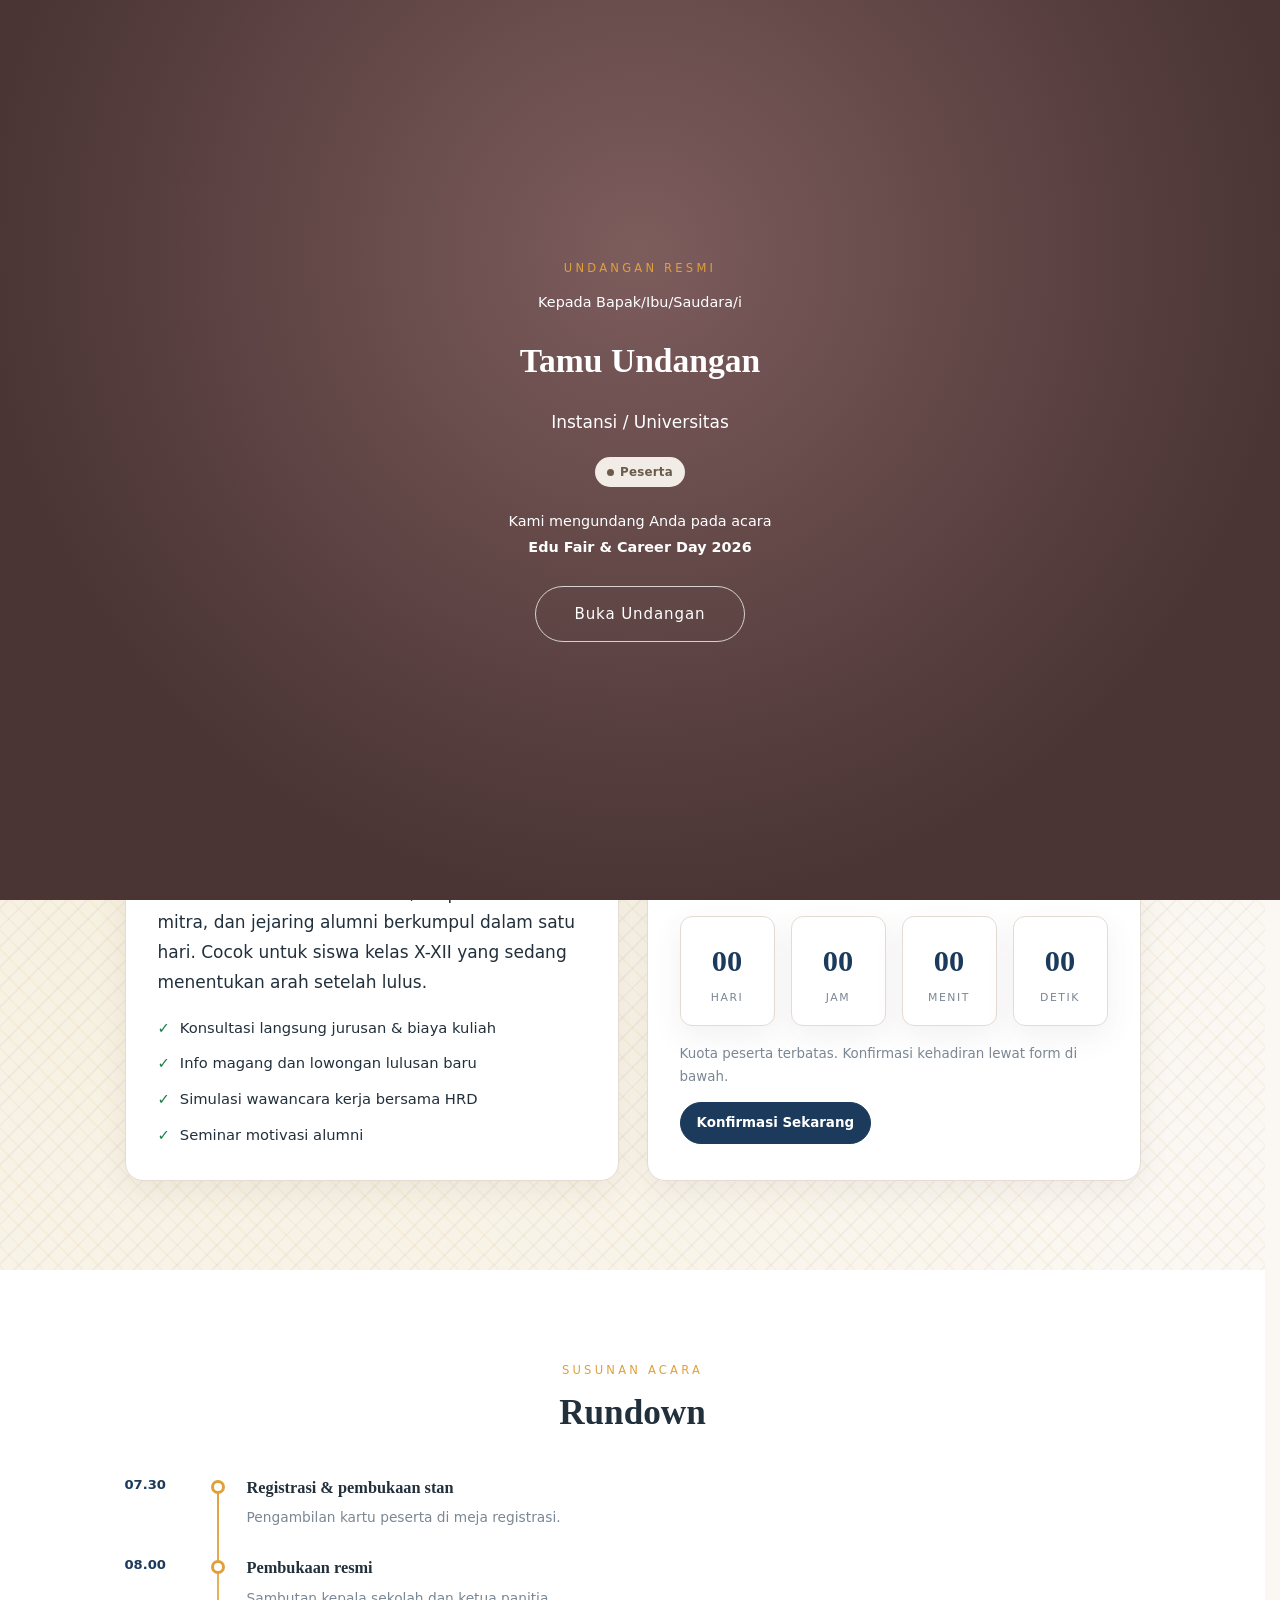
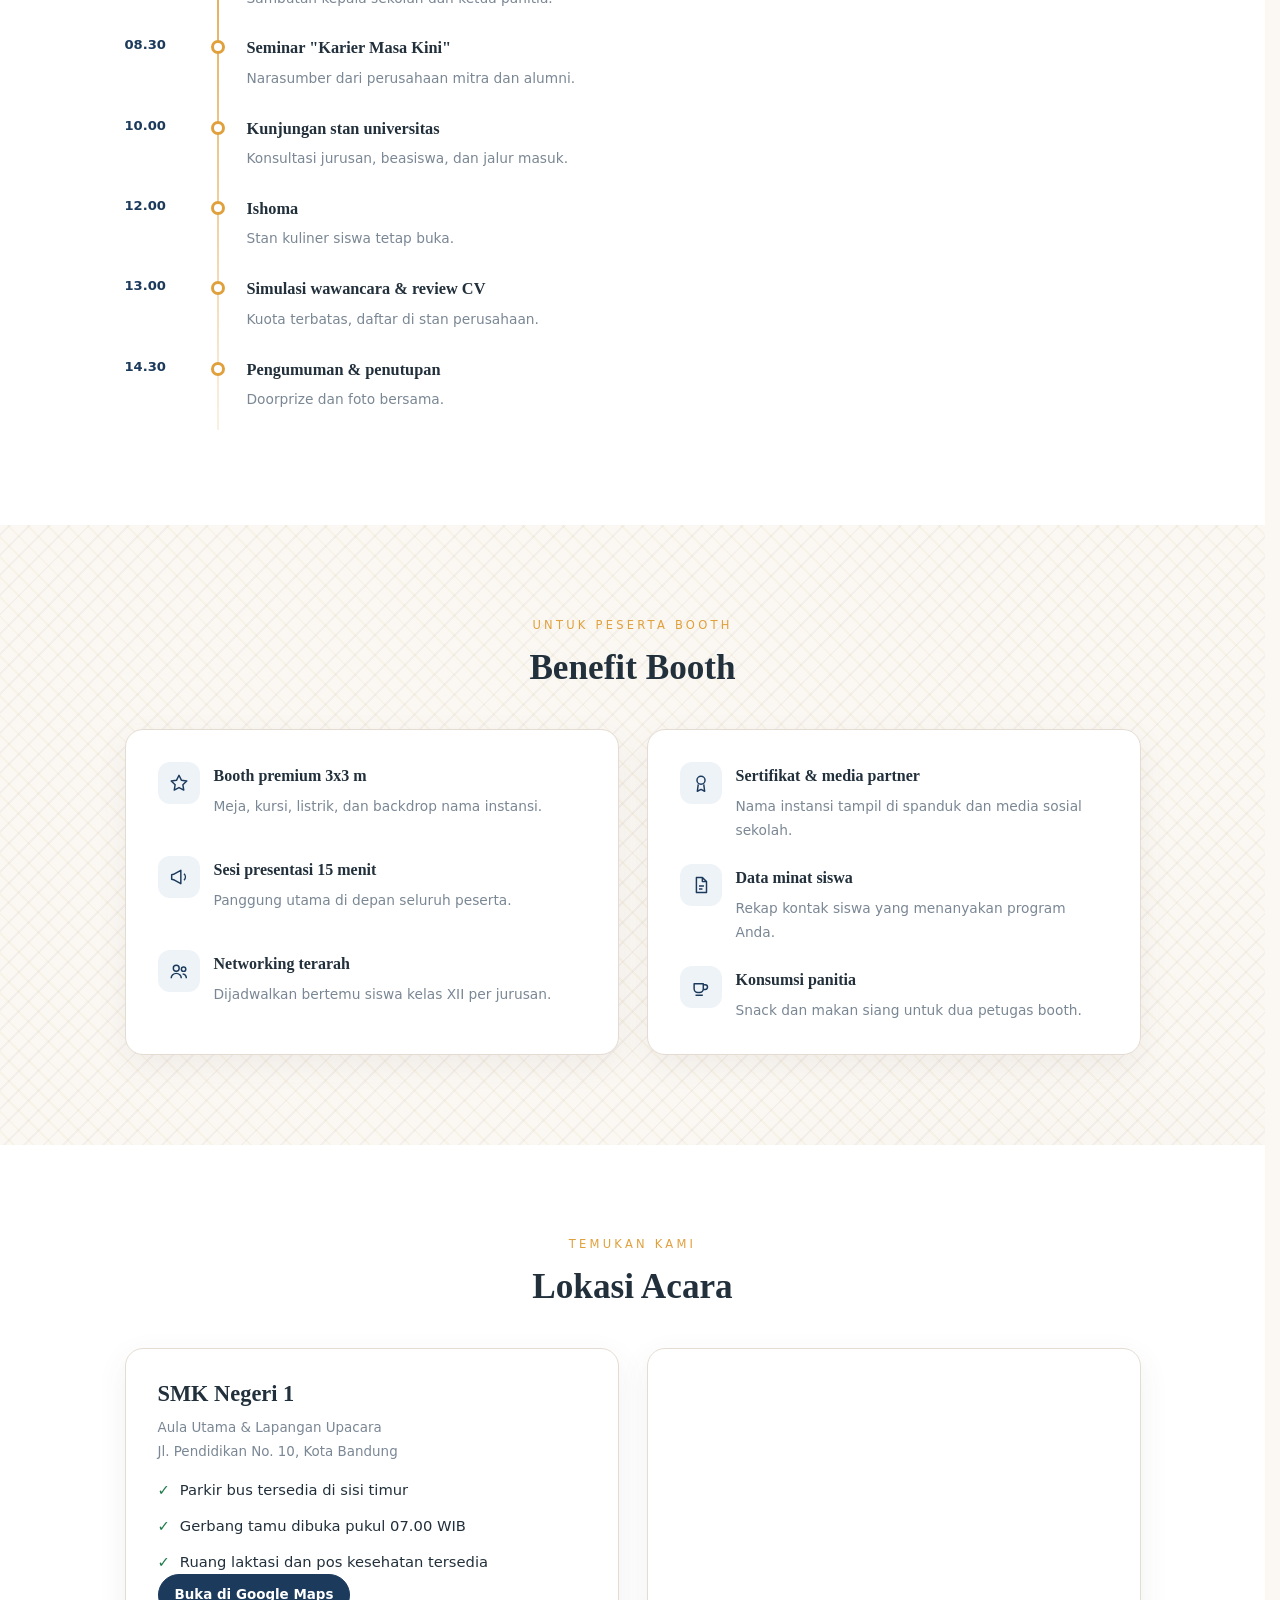
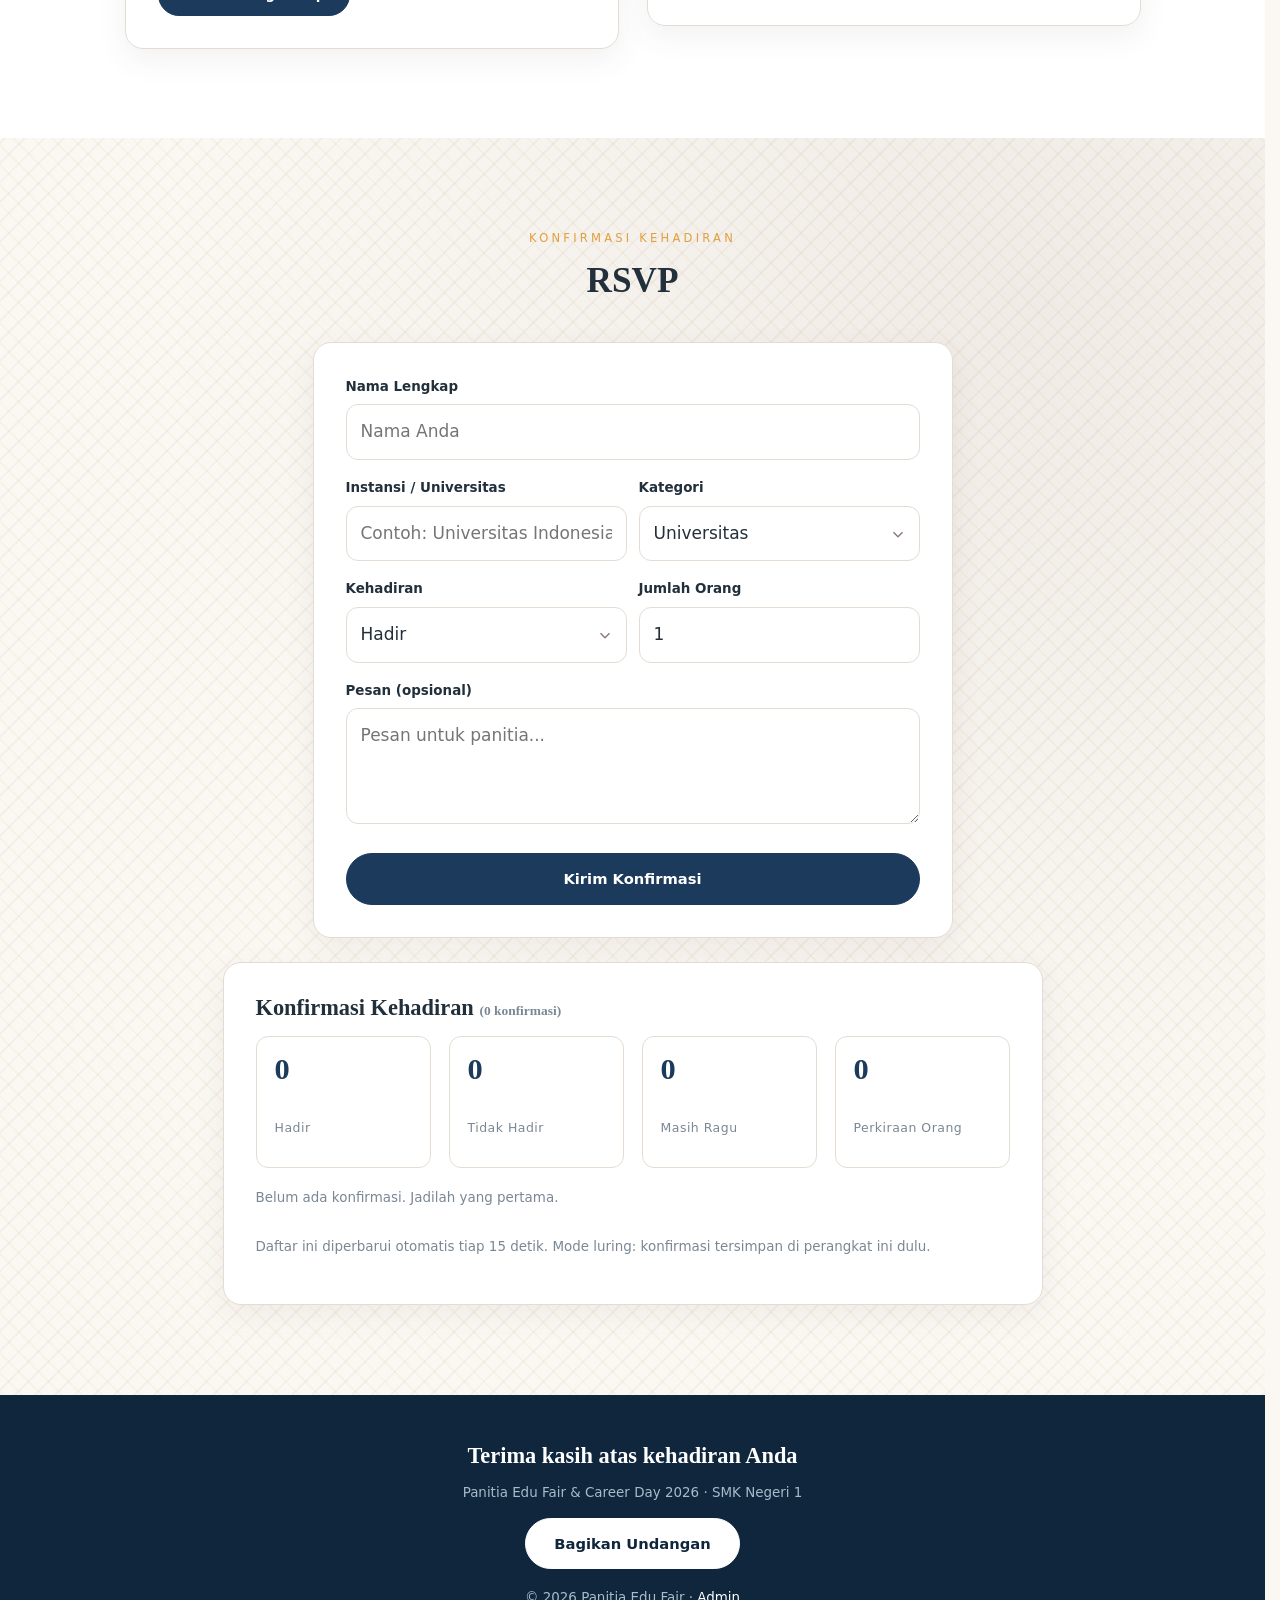
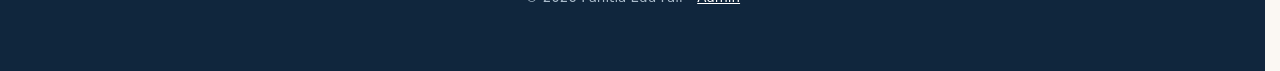
<file: index.html>
<!DOCTYPE html>
<html lang="id">
<head>
  <meta charset="UTF-8">
  <meta name="viewport" content="width=device-width, initial-scale=1.0">
  <meta name="theme-color" content="#1B3A5C">
  <meta name="description" content="Undangan digital Edu Fair & Career Day 2026 - SMK Negeri 1">
  <title>Undangan Edu Fair &amp; Career Day 2026</title>
  <link rel="icon" href="favicon.svg" type="image/svg+xml">
  <link rel="stylesheet" href="style.css?v=4">
  <link rel="stylesheet" href="style-acara.css?v=4">
</head>
<body class="motif-batik">

  <div class="kelopak"><span></span><span></span><span></span><span></span><span></span><span></span></div>

  <!-- ===================== LAYAR SAMPUL ===================== -->
  <div class="amplop" id="amplop">
    <div class="amplop-kotak anim-jeda">
      <p class="label-kecil">Undangan Resmi</p>
      <p class="amplop-info">Kepada Bapak/Ibu/Saudara/i</p>

      <h1 class="nama-tamu" id="nama-tamu">Tamu Undangan</h1>
      <p class="kepada" id="instansi-tamu">Instansi / Universitas</p>
      <p><span class="badge badge-netral" id="kategori-tamu">Peserta</span></p>

      <p class="amplop-info" style="margin-top:22px">Kami mengundang Anda pada acara<br><strong>Edu Fair &amp; Career Day 2026</strong></p>

      <button type="button" class="tombol-buka" id="tombol-buka">Buka Undangan</button>
    </div>
  </div>

  <!-- ===================== NAVBAR PIL MENGAMBANG ===================== -->
  <header class="nav-pil" id="nav-pil">
    <a href="#atas" class="merek">Edu Fair 2026</a>
    <nav>
      <a href="#acara">Acara</a>
      <a href="#rundown">Rundown</a>
      <a href="#booth">Booth</a>
      <a href="#lokasi">Lokasi</a>
      <a href="#rsvp">RSVP</a>
    </nav>
    <a href="#rsvp" class="btn btn-kecil nav-aksi">Konfirmasi</a>
  </header>

  <!-- ===================== HERO ===================== -->
  <section class="hero-acara" id="atas">
    <div class="container tengah anim-jeda">
      <p class="pita">Edu Fair &amp; Career Day 2026</p>
      <h1>Jelajahi Kampus,<br>Rancang Masa Depan</h1>
      <p class="tema">Pameran pendidikan dan bursa kerja tahunan: bertemu langsung dengan perwakilan universitas, perusahaan mitra, dan alumni yang sudah berkiprah.</p>

      <div class="info-cepat">
        <div class="butir"><strong>Hari &amp; Tanggal</strong>Sabtu, 14 Maret 2026</div>
        <div class="butir"><strong>Waktu</strong>07.30 - 15.00 WIB</div>
        <div class="butir"><strong>Tempat</strong>Aula &amp; Lapangan SMK Negeri 1</div>
      </div>
    </div>
  </section>

  <!-- ===================== TENTANG + HITUNG MUNDUR ===================== -->
  <section class="section reveal" id="acara">
    <div class="container">
      <div class="tengah jarak-bawah">
        <p class="label-kecil">Sekilas Acara</p>
        <h2>Tentang Edu Fair</h2>
      </div>

      <div class="grid grid-2 reveal-isi">
        <div class="kartu">
          <h3>Yang akan kamu temui</h3>
          <p>Lebih dari 20 stan universitas, 10 perusahaan mitra, dan jejaring alumni berkumpul dalam satu hari. Cocok untuk siswa kelas X-XII yang sedang menentukan arah setelah lulus.</p>
          <ul class="benefit">
            <li>Konsultasi langsung jurusan &amp; biaya kuliah</li>
            <li>Info magang dan lowongan lulusan baru</li>
            <li>Simulasi wawancara kerja bersama HRD</li>
            <li>Seminar motivasi alumni</li>
          </ul>
        </div>
        <div class="kartu">
          <h3>Menuju hari acara</h3>
          <p class="kecil">Sisa waktu sampai acara dibuka:</p>
          <div class="kotak-countdown" id="countdown">
            <div class="kotak"><span class="angka">00</span><span class="satuan">Hari</span></div>
            <div class="kotak"><span class="angka">00</span><span class="satuan">Jam</span></div>
            <div class="kotak"><span class="angka">00</span><span class="satuan">Menit</span></div>
            <div class="kotak"><span class="angka">00</span><span class="satuan">Detik</span></div>
          </div>
          <p class="kecil" style="margin-top:16px">Kuota peserta terbatas. Konfirmasi kehadiran lewat form di bawah.</p>
          <a href="#rsvp" class="btn btn-kecil">Konfirmasi Sekarang</a>
        </div>
      </div>
    </div>
  </section>

  <!-- ===================== RUNDOWN ===================== -->
  <section class="section section-putih reveal" id="rundown">
    <div class="container">
      <div class="tengah jarak-bawah">
        <p class="label-kecil">Susunan Acara</p>
        <h2>Rundown</h2>
      </div>

      <ol class="rundown">
        <li><span class="jam">07.30</span><div class="isi"><strong>Registrasi &amp; pembukaan stan</strong><span>Pengambilan kartu peserta di meja registrasi.</span></div></li>
        <li><span class="jam">08.00</span><div class="isi"><strong>Pembukaan resmi</strong><span>Sambutan kepala sekolah dan ketua panitia.</span></div></li>
        <li><span class="jam">08.30</span><div class="isi"><strong>Seminar "Karier Masa Kini"</strong><span>Narasumber dari perusahaan mitra dan alumni.</span></div></li>
        <li><span class="jam">10.00</span><div class="isi"><strong>Kunjungan stan universitas</strong><span>Konsultasi jurusan, beasiswa, dan jalur masuk.</span></div></li>
        <li><span class="jam">12.00</span><div class="isi"><strong>Ishoma</strong><span>Stan kuliner siswa tetap buka.</span></div></li>
        <li><span class="jam">13.00</span><div class="isi"><strong>Simulasi wawancara &amp; review CV</strong><span>Kuota terbatas, daftar di stan perusahaan.</span></div></li>
        <li><span class="jam">14.30</span><div class="isi"><strong>Pengumuman &amp; penutupan</strong><span>Doorprize dan foto bersama.</span></div></li>
      </ol>
    </div>
  </section>

  <!-- ===================== BENEFIT BOOTH ===================== -->
  <section class="section reveal" id="booth">
    <div class="container">
      <div class="tengah jarak-bawah">
        <p class="label-kecil">Untuk Peserta Booth</p>
        <h2>Benefit Booth</h2>
      </div>

      <div class="grid grid-2 reveal-isi">
        <div class="kartu booth">
          <div class="item"><span class="ikon" aria-hidden="true"><svg viewBox="0 0 24 24" fill="none" stroke="currentColor" stroke-width="1.6" stroke-linejoin="round"><path d="M12 3.6l2.6 5.3 5.9.9-4.3 4.1 1 5.8-5.2-2.7-5.2 2.7 1-5.8L3.5 9.8l5.9-.9z"/></svg></span><div><h4>Booth premium 3x3 m</h4><p>Meja, kursi, listrik, dan backdrop nama instansi.</p></div></div>
          <div class="item"><span class="ikon" aria-hidden="true"><svg viewBox="0 0 24 24" fill="none" stroke="currentColor" stroke-width="1.6" stroke-linejoin="round"><path d="M4 9.5v5l3 .8 7 4V4.7l-7 4-3 .8z"/><path d="M17.5 8.5a5 5 0 010 7"/></svg></span><div><h4>Sesi presentasi 15 menit</h4><p>Panggung utama di depan seluruh peserta.</p></div></div>
          <div class="item"><span class="ikon" aria-hidden="true"><svg viewBox="0 0 24 24" fill="none" stroke="currentColor" stroke-width="1.6" stroke-linejoin="round"><circle cx="9" cy="9" r="3.2"/><path d="M3.5 20c0-3 2.5-5.4 5.5-5.4s5.5 2.4 5.5 5.4"/><circle cx="17" cy="10" r="2.4"/><path d="M16 15.2c2.4.3 4 2.2 4 4.8"/></svg></span><div><h4>Networking terarah</h4><p>Dijadwalkan bertemu siswa kelas XII per jurusan.</p></div></div>
        </div>
        <div class="kartu booth">
          <div class="item"><span class="ikon" aria-hidden="true"><svg viewBox="0 0 24 24" fill="none" stroke="currentColor" stroke-width="1.6" stroke-linejoin="round"><circle cx="12" cy="9" r="4.4"/><path d="M9 13.6L8 21l4-2 4 2-1-7.4"/></svg></span><div><h4>Sertifikat &amp; media partner</h4><p>Nama instansi tampil di spanduk dan media sosial sekolah.</p></div></div>
          <div class="item"><span class="ikon" aria-hidden="true"><svg viewBox="0 0 24 24" fill="none" stroke="currentColor" stroke-width="1.6" stroke-linejoin="round"><path d="M7 3.8h6.5L18 8.3v11.9H7z"/><path d="M13.5 3.8v4.5H18"/><path d="M9.8 13h5.4M9.8 16.4h3.8"/></svg></span><div><h4>Data minat siswa</h4><p>Rekap kontak siswa yang menanyakan program Anda.</p></div></div>
          <div class="item"><span class="ikon" aria-hidden="true"><svg viewBox="0 0 24 24" fill="none" stroke="currentColor" stroke-width="1.6" stroke-linejoin="round"><path d="M4.5 8.5h10v5.5a4 4 0 01-4 4h-2a4 4 0 01-4-4z"/><path d="M14.5 9.5h2a2.6 2.6 0 010 5.2h-2"/><path d="M6 21h8"/></svg></span><div><h4>Konsumsi panitia</h4><p>Snack dan makan siang untuk dua petugas booth.</p></div></div>
        </div>
      </div>
    </div>
  </section>

  <!-- ===================== LOKASI ===================== -->
  <section class="section section-putih reveal" id="lokasi">
    <div class="container">
      <div class="tengah jarak-bawah">
        <p class="label-kecil">Temukan Kami</p>
        <h2>Lokasi Acara</h2>
      </div>

      <div class="grid grid-2 reveal-isi">
        <div class="kartu">
          <h3>SMK Negeri 1</h3>
          <p class="kecil">Aula Utama &amp; Lapangan Upacara<br>Jl. Pendidikan No. 10, Kota Bandung</p>
          <ul class="benefit" style="margin-top:14px">
            <li>Parkir bus tersedia di sisi timur</li>
            <li>Gerbang tamu dibuka pukul 07.00 WIB</li>
            <li>Ruang laktasi dan pos kesehatan tersedia</li>
          </ul>
          <a class="btn btn-kecil" href="https://www.google.com/maps/search/?api=1&query=SMK+Negeri+1+Bandung" target="_blank" rel="noopener">Buka di Google Maps</a>
        </div>
        <div class="peta-bingkai">
          <iframe src="https://maps.google.com/maps?q=SMK%20Negeri%201%20Bandung&t=&z=15&ie=UTF8&iwloc=&output=embed"
                  title="Peta lokasi acara" loading="lazy" referrerpolicy="no-referrer-when-downgrade"></iframe>
        </div>
      </div>
    </div>
  </section>

  <!-- ===================== RSVP ===================== -->
  <section class="section reveal" id="rsvp">
    <div class="container">
      <div class="tengah jarak-bawah">
        <p class="label-kecil">Konfirmasi Kehadiran</p>
        <h2>RSVP</h2>
      </div>

      <div class="kartu" style="max-width:640px;margin-inline:auto">
        <form id="form-rsvp" novalidate>
          <div class="form-baris">
            <label class="form-label" for="r-nama">Nama Lengkap</label>
            <input class="form-input" type="text" id="r-nama" name="nama" placeholder="Nama Anda" required>
          </div>

          <div class="baris-dua">
            <div class="form-baris">
              <label class="form-label" for="r-instansi">Instansi / Universitas</label>
              <input class="form-input" type="text" id="r-instansi" name="instansi" placeholder="Contoh: Universitas Indonesia">
            </div>
            <div class="form-baris">
              <label class="form-label" for="r-kategori">Kategori</label>
              <select class="form-select" id="r-kategori" name="kategori">
                <option value="Universitas">Universitas</option>
                <option value="Perusahaan">Perusahaan</option>
                <option value="Alumni">Alumni</option>
                <option value="Guru">Guru</option>
                <option value="Siswa">Siswa</option>
              </select>
            </div>
          </div>

          <div class="baris-dua">
            <div class="form-baris">
              <label class="form-label" for="r-kehadiran">Kehadiran</label>
              <select class="form-select" id="r-kehadiran" name="kehadiran">
                <option value="Hadir">Hadir</option>
                <option value="Tidak Hadir">Tidak Hadir</option>
                <option value="Ragu">Masih Ragu</option>
              </select>
            </div>
            <div class="form-baris">
              <label class="form-label" for="r-jumlah">Jumlah Orang</label>
              <input class="form-input" type="number" id="r-jumlah" name="jumlah" value="1" min="1" max="10">
            </div>
          </div>

          <div class="form-baris">
            <label class="form-label" for="r-pesan">Pesan (opsional)</label>
            <textarea class="form-textarea" id="r-pesan" name="pesan" rows="3" placeholder="Pesan untuk panitia..."></textarea>
          </div>

          <button class="btn btn-blok form-kirim" type="submit">Kirim Konfirmasi</button>
        </form>

        <div class="konfirmasi" id="konfirmasi">
          <div class="alert alert-sukses">
            Terima kasih, <strong id="konfirmasi-nama">-</strong>. Konfirmasi Anda masuk dan langsung tampil di daftar bawah.
          </div>
        </div>
      </div>

      <!-- ===== DAFTAR KONFIRMASI (dibaca dari penyimpanan bersama) ===== -->
      <div class="kartu" style="max-width:820px;margin:24px auto 0">
        <h3>Konfirmasi Kehadiran <span class="kecil" id="jumlah-konfirmasi">(memuat...)</span></h3>

        <div class="stat" id="statistik-konfirmasi" style="margin:14px 0 18px">
          <div class="stat-kartu"><p class="stat-angka" id="stat-hadir">0</p><p class="stat-label">Hadir</p></div>
          <div class="stat-kartu"><p class="stat-angka" id="stat-tidak">0</p><p class="stat-label">Tidak Hadir</p></div>
          <div class="stat-kartu"><p class="stat-angka" id="stat-ragu">0</p><p class="stat-label">Masih Ragu</p></div>
          <div class="stat-kartu"><p class="stat-angka" id="stat-orang">0</p><p class="stat-label">Perkiraan Orang</p></div>
        </div>

        <div class="daftar-ucapan" id="daftar-konfirmasi">
          <p class="kecil">Memuat konfirmasi...</p>
        </div>

        <p class="kecil" style="margin-top:12px">
          Daftar ini diperbarui otomatis tiap 15 detik. <span id="status-simpan"></span>
        </p>
      </div>
    </div>
  </section>

  <!-- ===================== FOOTER ===================== -->
  <footer class="footer-acara section" style="padding-block:48px">
    <div class="container tengah">
      <h3 style="color:#fff">Terima kasih atas kehadiran Anda</h3>
      <p class="kecil">Panitia Edu Fair &amp; Career Day 2026 &middot; SMK Negeri 1</p>
      <p><a class="btn btn-putih" href="#" id="bagikan-wa">Bagikan Undangan</a></p>
      <p class="kecil">&copy; <span id="tahun">2026</span> Panitia Edu Fair &middot; <a href="admin.html">Admin</a></p>
    </div>
  </footer>

  <script src="script.js?v=4"></script>
</body>
</html>
</file>
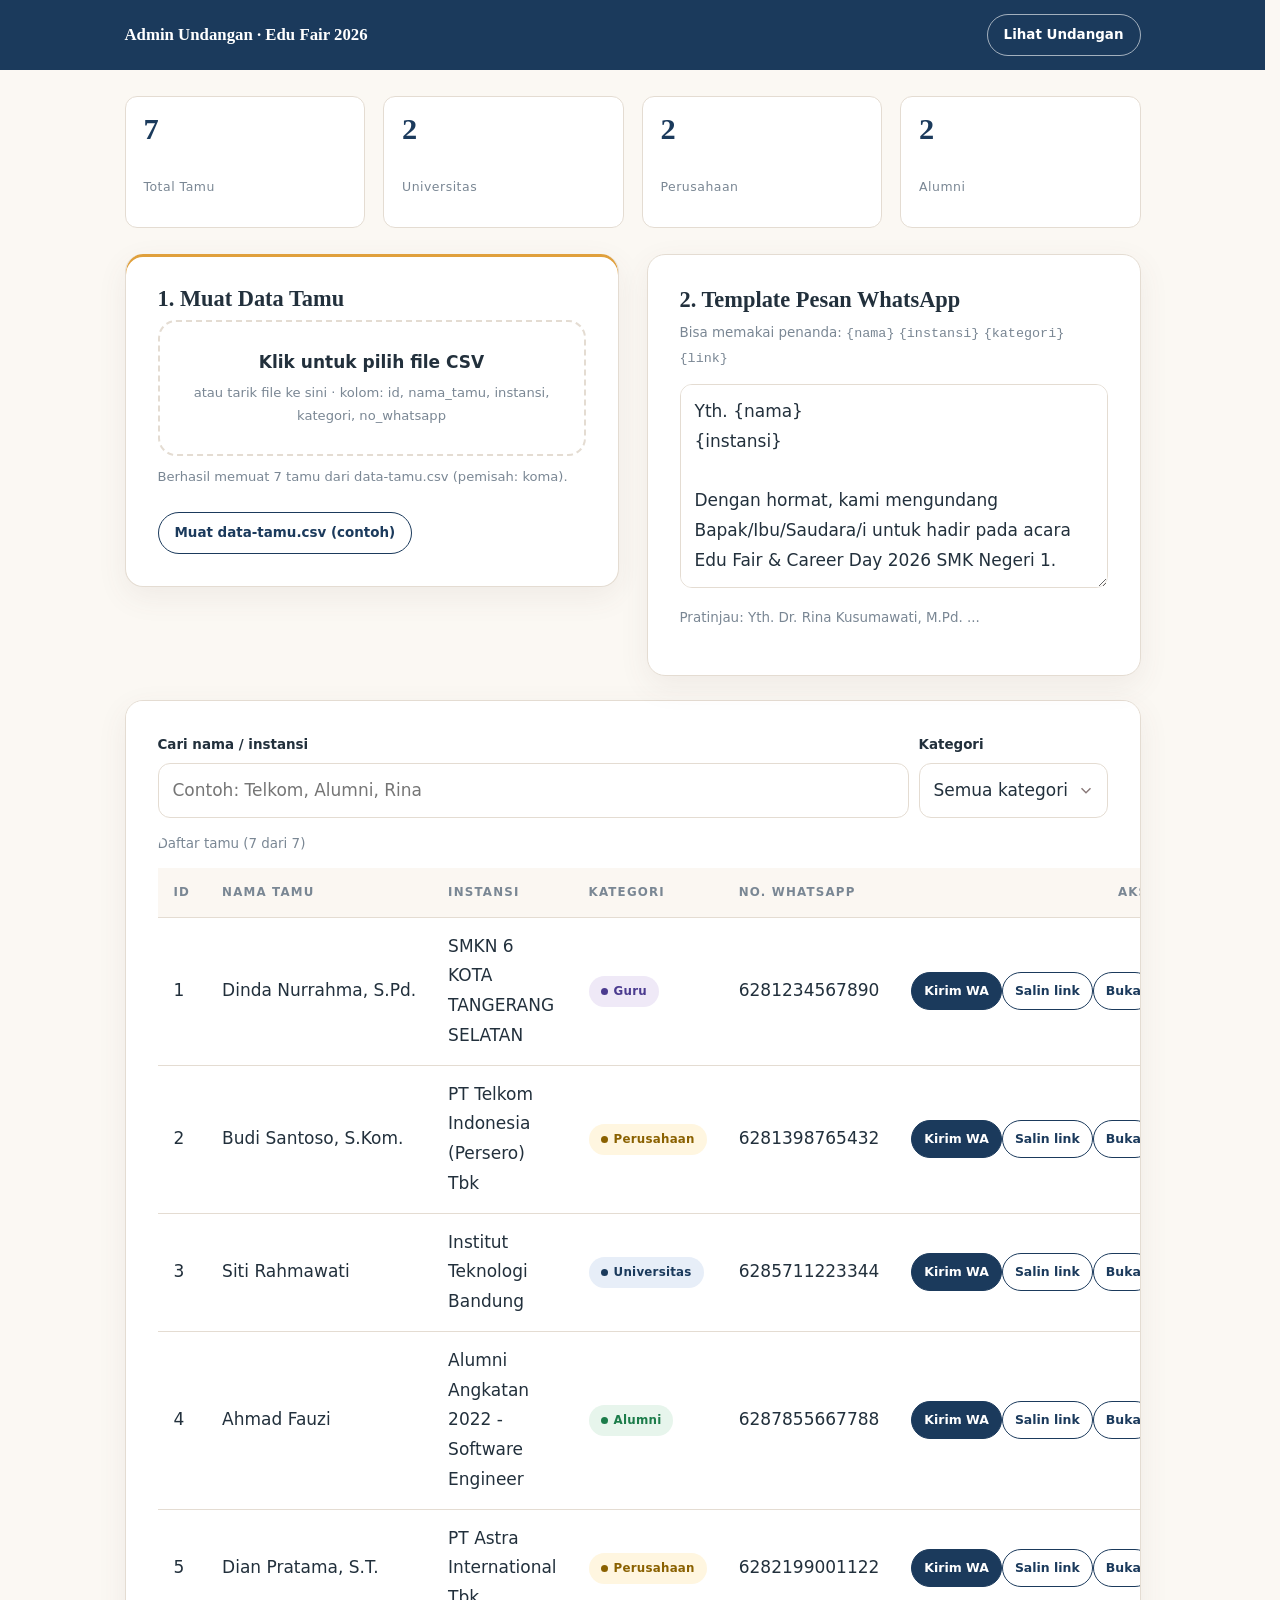
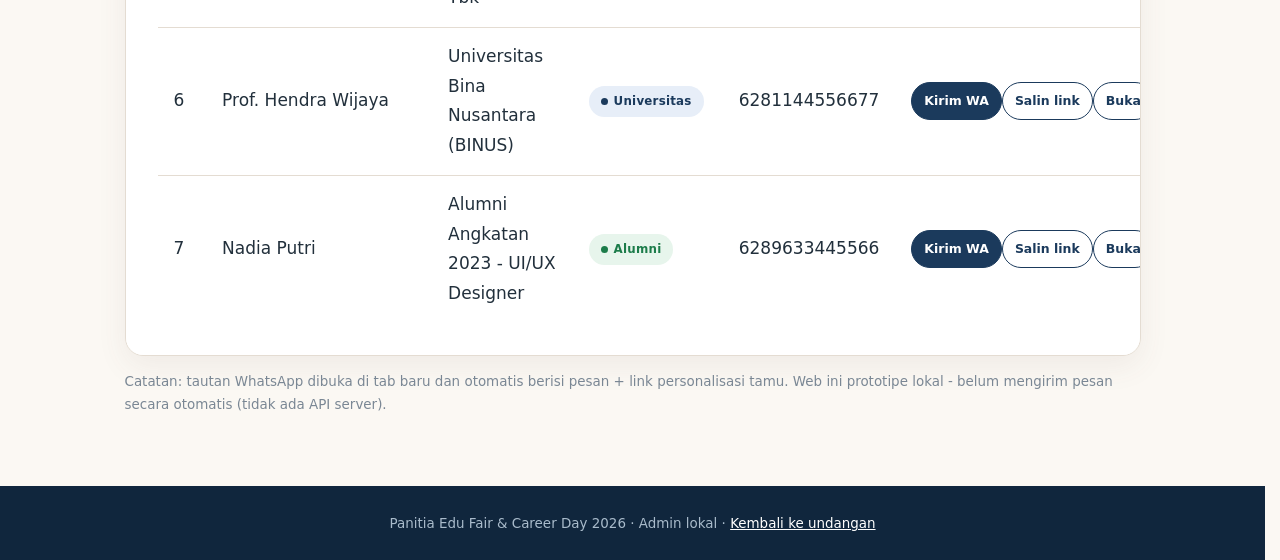
<file: admin.html>
<!DOCTYPE html>
<html lang="id">
<head>
  <meta charset="UTF-8">
  <meta name="viewport" content="width=device-width, initial-scale=1.0">
  <title>Admin - Blast Undangan Edu Fair 2026</title>
  <link rel="icon" href="favicon.svg" type="image/svg+xml">
  <link rel="stylesheet" href="style.css?v=4">
  <link rel="stylesheet" href="style-acara.css?v=4">
</head>
<body>

  <!-- ===================== BILAH ATAS ===================== -->
  <header style="background:var(--warna-utama);color:#fff">
    <div class="container" style="display:flex;flex-wrap:wrap;gap:12px;align-items:center;justify-content:space-between;padding-block:14px">
      <strong style="font-family:var(--font-judul);font-size:1.05rem">Admin Undangan &middot; Edu Fair 2026</strong>
      <nav style="display:flex;gap:10px">
        <a href="index.html" class="btn btn-kecil btn-garis" style="color:#fff;border-color:rgba(255,255,255,.6)">Lihat Undangan</a>
      </nav>
    </div>
  </header>

  <!-- ===================== RINGKASAN DATA ===================== -->
  <section class="section" style="padding-block:26px">
    <div class="container">
      <div class="stat">
        <div class="stat-kartu"><p class="stat-angka" id="stat-total">0</p><p class="stat-label">Total Tamu</p></div>
        <div class="stat-kartu"><p class="stat-angka" id="stat-universitas">0</p><p class="stat-label">Universitas</p></div>
        <div class="stat-kartu"><p class="stat-angka" id="stat-perusahaan">0</p><p class="stat-label">Perusahaan</p></div>
        <div class="stat-kartu"><p class="stat-angka" id="stat-alumni">0</p><p class="stat-label">Alumni</p></div>
      </div>
    </div>
  </section>

  <section class="section" style="padding-block:0 56px">
    <div class="container">

      <!-- ============ MUAT DATA CSV ============ -->
      <div class="grid grid-2" style="align-items:start;margin-bottom:24px">

        <div class="kartu kartu-garis-atas">
          <h3>1. Muat Data Tamu</h3>
          <label class="dropzone" id="dropzone" for="file-csv">
            <strong>Klik untuk pilih file CSV</strong>
            <span class="status-baca">atau tarik file ke sini &middot; kolom: id, nama_tamu, instansi, kategori, no_whatsapp</span>
            <input type="file" id="file-csv" accept=".csv,text/csv">
          </label>
          <p class="status-baca" id="status-baca" data-status="belum" style="margin-top:10px">Belum ada data dimuat.</p>
          <button class="btn btn-kecil btn-garis" type="button" id="muat-contoh" style="margin-top:10px">Muat data-tamu.csv (contoh)</button>
        </div>

        <div class="kartu">
          <h3>2. Template Pesan WhatsApp</h3>
          <p class="kecil">Bisa memakai penanda: <code>{nama}</code> <code>{instansi}</code> <code>{kategori}</code> <code>{link}</code></p>
          <textarea class="form-textarea" id="template-pesan" rows="6"></textarea>
          <p class="kecil" id="contoh-pesan" style="margin-top:8px"></p>
        </div>

      </div>

      <!-- ============ TABEL TAMU ============ -->
      <div class="kartu kartu-datar tabel-kotak">
        <div class="baris-alat">
          <div class="kolom-cari">
            <label class="form-label" for="cari">Cari nama / instansi</label>
            <input class="form-input" type="search" id="cari" placeholder="Contoh: Telkom, Alumni, Rina">
          </div>
          <div>
            <label class="form-label" for="filter-kategori">Kategori</label>
            <select class="form-select" id="filter-kategori">
              <option value="">Semua kategori</option>
              <option value="Universitas">Universitas</option>
              <option value="Perusahaan">Perusahaan</option>
              <option value="Guru">Guru</option>
              <option value="Alumni">Alumni</option>
            </select>
          </div>
        </div>

        <table class="tabel" id="tabel-tamu">
          <caption id="keterangan-tabel">Daftar tamu (0)</caption>
          <thead>
            <tr>
              <th style="width:52px">ID</th>
              <th>Nama Tamu</th>
              <th>Instansi</th>
              <th>Kategori</th>
              <th>No. WhatsApp</th>
              <th class="kolom-aksi">Aksi</th>
            </tr>
          </thead>
          <tbody id="isi-tabel">
            <tr><td colspan="6" class="kecil">Belum ada data. Muat file CSV dulu di kotak "1. Muat Data Tamu".</td></tr>
          </tbody>
        </table>
      </div>

      <p class="kecil" style="margin-top:14px">
        Catatan: tautan WhatsApp dibuka di tab baru dan otomatis berisi pesan + link personalisasi tamu.
        Web ini prototipe lokal - belum mengirim pesan secara otomatis (tidak ada API server).
      </p>

    </div>
  </section>

  <footer class="footer-acara" style="padding-block:26px">
    <div class="container tengah kecil">
      Panitia Edu Fair &amp; Career Day 2026 &middot; Admin lokal &middot; <a href="index.html">Kembali ke undangan</a>
    </div>
  </footer>

  <script src="data-tamu.js?v=4"></script>
  <script src="admin.js?v=4"></script>
</body>
</html>
</file>
<file: style.css>
/* style.css - dirakit dari snippet extension (an-*). Boleh diubah.
   Warna utama diatur di :root bagian an-dasar. */

/* ===== snippet an-acara ===== */
.kartu-acara { text-align: center; display: flex; flex-direction: column; }
.kartu-acara .ikon-lingkaran {
  width: 56px; height: 56px; margin: 0 auto 14px;
  display: grid; place-items: center; border-radius: 50%;
  background: #F7F1E8; color: var(--warna-utama); font-size: 1.3rem;
  animation: mengapung 3.6s ease-in-out infinite;
}
.kartu-acara .judul { font-family: var(--font-judul); font-size: clamp(1.1rem, 3vw, 1.3rem); margin-bottom: .5em; }
.kartu-acara .baris { font-size: .9rem; color: var(--warna-teks-lembut); margin: 0 0 .35em; }
.kartu-acara .baris kuat { color: var(--warna-teks); }
.kartu-acara .btn { margin-top: auto; }

/* ===== snippet an-aman ===== */
/* pengaman tampilan: hormati setelan pengguna + versi cetak */
@media (prefers-reduced-motion: reduce) {
  *, *::before, *::after { animation: none !important; transition: none !important; scroll-behavior: auto !important; }
}
@media print {
  .amplop, .kelopak, .kilau, .tombol-musik, .hanya-layar { display: none !important; }
  .cover-undangan { min-height: auto; color: #000; background: none; padding-block: 32px; }
  .kartu, .kartu-mempelai, .kartu-acara, .kartu-ucapan { box-shadow: none; border-color: #BBB; break-inside: avoid; }
  body { background: #fff; font-size: 12pt; }
}
/* area sentuh nyaman di HP (minimal 44px) */
@media (hover: none) {
  .btn, .btn-garis, .tombol-buka, .tombol-musik { min-height: 46px; }
}

/* ===== snippet an-amplop ===== */
/* layar pembuka undangan, memenuhi layar HP maupun laptop */
.amplop {
  position: fixed; inset: 0; z-index: 50;
  display: grid; place-items: center; text-align: center;
  padding: max(28px, env(safe-area-inset-top)) 24px max(28px, env(safe-area-inset-bottom));
  color: #fff;
  background: radial-gradient(circle at 50% 28%, #7D5C5C, #4A3434 72%);
  animation: pudarMasuk 1.2s ease both;
  transition: opacity .8s cubic-bezier(.22, 1, .36, 1), visibility 0s linear .8s;
}
/* isi amplop bergerak sedikit, jadi kesannya "terbuka" bukan "patah" */
.amplop-kotak {
  max-width: 460px;
  transition: transform .8s cubic-bezier(.22, 1, .36, 1), opacity .6s ease;
}
.amplop-selesai {
  /* Sampul memudar lewat KEYFRAMES, bukan transition: transisi tidak terpicu
     ketika animasi masuk dilepas pada frame yang sama. */
  animation: pudarKeluar .8s cubic-bezier(.22, 1, .36, 1) forwards;
  visibility: hidden;              /* ditunda .8s oleh transition di bawah */
  pointer-events: none;
  transition: visibility 0s linear .8s;
}
.amplop-selesai .amplop-kotak { transform: translateY(-16px) scale(1.02); opacity: 0; }
.amplop .badge { margin-top: 2px; }
.amplop .nama-tamu { font-size: clamp(1.5rem, 6vw, 2.1rem); margin: .3em 0 .8em; }
.amplop .garis-emas { background: var(--warna-emas); }
.amplop-info { font-size: .9rem; opacity: .88; margin-bottom: 26px; }

/* ===== snippet an-badge ===== */
/* badge status konfirmasi kehadiran */
.badge {
  display: inline-flex; align-items: center; gap: 6px;
  padding: 5px 12px; border-radius: 999px;
  font-size: .74rem; font-weight: 600; letter-spacing: .02em; white-space: nowrap;
}
.badge::before { content: ""; width: 7px; height: 7px; border-radius: 50%; background: currentColor; }
.badge-hadir { background: #E7F5EC; color: #1C7C4A; }
.badge-tidak { background: #FDEAEA; color: #B3261E; }
.badge-ragu  { background: #FFF6E0; color: #8A6100; }
.badge-netral { background: #F1ECE6; color: #6B5B4B; }

/* ===== snippet an-batik ===== */
/* aman offline, tanpa file gambar */
.motif-batik {
  background-color: var(--warna-krem);
  background-image:
    repeating-linear-gradient(45deg, rgba(201, 162, 39, .06) 0 2px, transparent 2px 14px),
    repeating-linear-gradient(-45deg, rgba(107, 79, 79, .05) 0 2px, transparent 2px 14px),
    radial-gradient(circle at 20% 18%, rgba(201, 162, 39, .10), transparent 24%),
    radial-gradient(circle at 82% 72%, rgba(107, 79, 79, .08), transparent 24%);
}

/* ===== snippet an-bunga ===== */
/* pasang: <div class="ornamen-bunga kiri-atas"></div> */
.ornamen-bunga {
  position: absolute; width: clamp(90px, 14vw, 150px); aspect-ratio: 1;
  pointer-events: none; opacity: .85; background-repeat: no-repeat; background-size: contain;
  background-image: url("data:image/svg+xml;utf8,<svg xmlns='http://www.w3.org/2000/svg' viewBox='0 0 100 100'><g fill='none' stroke='%23C9A227' stroke-width='1.1' stroke-linecap='round'><path d='M50 50c-8-18 6-30 18-24s10 26-8 30'/><path d='M50 50c18-8 30 6 24 18s-26 10-30-8'/><path d='M50 50c8 18-6 30-18 24s-10-26 8-30'/><path d='M50 50c-18 8-30-6-24-18s26-10 30 8'/></g><circle cx='50' cy='50' r='3' fill='%23C9A227'/></svg>");
  animation: mengapung 6s ease-in-out infinite;
}
.kiri-atas { top: 16px; left: 16px; }
.kanan-atas { top: 16px; right: 16px; animation-delay: 1.2s; }
.kiri-bawah { bottom: 16px; left: 16px; animation-delay: 2s; }
.kanan-bawah { bottom: 16px; right: 16px; animation-delay: .6s; }
@media (max-width: 480px) { .ornamen-bunga { width: 74px; opacity: .6; } }

/* ===== snippet an-countdown ===== */
.kotak-countdown { display: grid; grid-template-columns: repeat(4, minmax(0, 1fr)); gap: clamp(8px, 2vw, 16px); max-width: 520px; margin-inline: auto; }
.kotak-countdown .kotak {
  background: var(--warna-kartu); border: 1px solid var(--warna-garis); border-radius: var(--radius-kecil);
  padding: clamp(12px, 2.6vw, 18px) 6px; text-align: center; box-shadow: var(--bayang);
}
.kotak-countdown .angka { font-family: var(--font-judul); font-size: clamp(1.3rem, 5.4vw, 1.9rem); font-weight: 700; color: var(--warna-utama); font-variant-numeric: tabular-nums; }
.kotak-countdown .satuan { display: block; font-size: .68rem; letter-spacing: .14em; text-transform: uppercase; color: var(--warna-teks-lembut); }
@media (max-width: 380px) { .kotak-countdown { grid-template-columns: repeat(2, 1fr); } }

/* ===== snippet an-cover ===== */
/* cover undangan: tinggi minimal 1 layar (svh aman untuk HP ber-address bar) */
.cover-undangan {
  position: relative; overflow: hidden;
  min-height: 100svh;
  display: grid; place-items: center; text-align: center;
  padding: clamp(72px, 14vh, 140px) 24px;
  color: #fff;
  background:
    radial-gradient(circle at 18% 14%, rgba(201, 162, 39, .18), transparent 42%),
    linear-gradient(165deg, #6B4F4F 0%, #8A6A6A 52%, #46302F 100%);
}
.cover-undangan > div { max-width: 620px; }
.cover-undangan .nama-pasangan { font-size: clamp(2.2rem, 11vw, 4rem); margin: .18em 0 .1em; }
.cover-undangan .tanggal { opacity: .95; margin-bottom: 26px; }
.cover-tanda { font-size: .78rem; letter-spacing: .3em; text-transform: uppercase; opacity: .85; }

/* ===== snippet an-dasar ===== */
/* ==========================================================================
   DASAR HALAMAN UNDANGAN - tempel SEKALI di dalam <style>
   Isi: warna, ukuran huruf cair (clamp), jarak antar bagian, container, grid.
   Semua bagian lain (an-cover, an-mempelai, ...) mengandalkan file ini.
   ========================================================================== */
:root {
  --warna-utama: #6B4F4F;
  --warna-utama-gelap: #4A3434;
  --warna-emas: #C9A227;
  --warna-krem: #FAF6F0;
  --warna-kartu: #FFFFFF;
  --warna-garis: #EDE3D8;
  --warna-teks: #3E2F2F;
  --warna-teks-lembut: #8A7A7A;
  --font-judul: Georgia, "Times New Roman", serif;
  --font-teks: system-ui, -apple-system, "Segoe UI", Roboto, sans-serif;
  --radius: 18px;
  --radius-kecil: 12px;
  --bayang: 0 10px 30px rgba(107, 79, 79, .08);
  --bayang-besar: 0 24px 60px rgba(74, 52, 52, .18);
  --jarak: clamp(48px, 7vw, 96px);
}

*, *::before, *::after { box-sizing: border-box; }
html { scroll-behavior: smooth; scrollbar-gutter: stable; }   /* tidak melompat saat scrollbar muncul/hilang */

body {
  margin: 0;
  background: var(--warna-krem);
  color: var(--warna-teks);
  font-family: var(--font-teks);
  font-size: clamp(15px, 1.6vw, 17px);
  line-height: 1.75;
  -webkit-font-smoothing: antialiased;
  overflow-x: hidden;
}

h1, h2, h3 { font-family: var(--font-judul); line-height: 1.2; margin: 0 0 .5em; text-wrap: balance; }
h1 { font-size: clamp(2rem, 7vw, 3.4rem); }
h2 { font-size: clamp(1.5rem, 4.6vw, 2.2rem); }
h3 { font-size: clamp(1.15rem, 3vw, 1.4rem); }
p { margin: 0 0 1em; }
img { display: block; max-width: 100%; height: auto; }
a { color: var(--warna-utama); }

/* container: tetap enak dibaca di HP maupun laptop */
.container { width: 100%; max-width: 1080px; margin-inline: auto; padding-inline: clamp(18px, 5vw, 32px); }
.section { padding-block: var(--jarak); }
.section-putih { background: var(--warna-kartu); }
.tengah { text-align: center; }
.kecil { font-size: .84rem; color: var(--warna-teks-lembut); }
.label-kecil { font-size: .72rem; letter-spacing: .28em; text-transform: uppercase; color: var(--warna-emas); }

/* grid otomatis: 1 kolom di HP, menyesuaikan sendiri di layar lebar */
.grid { display: grid; gap: clamp(16px, 3vw, 28px); }
.grid > * { min-width: 0; }
.grid-2 { grid-template-columns: repeat(auto-fit, minmax(min(260px, 100%), 1fr)); }
.grid-3 { grid-template-columns: repeat(auto-fit, minmax(min(190px, 100%), 1fr)); }
.grid-4 { grid-template-columns: repeat(auto-fit, minmax(min(130px, 100%), 1fr)); }

@media (max-width: 480px) {
  .grid-3, .grid-4 { grid-template-columns: repeat(2, 1fr); }
}
/* layout admin: di HP menumpuk, di laptop form kiri (maks 340px) + tabel kanan lebar */
.grid-admin { display: grid; gap: clamp(16px, 3vw, 28px); align-items: start; }
@media (min-width: 1000px) { .grid-admin { grid-template-columns: minmax(280px, 340px) 1fr; } }

:focus-visible { outline: 2px solid var(--warna-emas); outline-offset: 3px; border-radius: 6px; }

/* ===== snippet an-form ===== */
/* form undangan (buku tamu, login admin) tanpa library */
.form-baris { margin-bottom: 16px; }
.form-label { display: block; margin-bottom: 6px; font-size: .84rem; font-weight: 600; }
.form-input, .form-select, .form-textarea {
  width: 100%; padding: 12px 14px; min-height: 46px;
  font: inherit; color: var(--warna-teks);
  background: #fff; border: 1px solid var(--warna-garis); border-radius: var(--radius-kecil);
  transition: border-color .2s ease, box-shadow .2s ease;
}
.form-textarea { min-height: 110px; resize: vertical; }
.form-select {
  appearance: none;
  background-image: url("data:image/svg+xml;utf8,<svg xmlns='http://www.w3.org/2000/svg' viewBox='0 0 20 20'><path d='M5 8l5 5 5-5' fill='none' stroke='%238A7A7A' stroke-width='1.6'/></svg>");
  background-repeat: no-repeat; background-position: right 12px center; background-size: 18px;
  padding-right: 38px;
}
.form-input:focus, .form-select:focus, .form-textarea:focus {
  outline: none; border-color: var(--warna-emas); box-shadow: 0 0 0 3px rgba(201, 162, 39, .18);
}
.form-input:invalid:not(:placeholder-shown), .form-textarea:invalid:not(:placeholder-shown) { border-color: #E0A6A0; }
.form-bantuan { font-size: .78rem; color: var(--warna-teks-lembut); margin-top: 4px; }
.alert { padding: 12px 16px; border-radius: var(--radius-kecil); font-size: .88rem; margin-bottom: 16px; }
.alert-bahaya { background: #FDECEA; color: #94241C; border: 1px solid #F3C9C4; }
.alert-sukses { background: #E7F5EC; color: #1C7C4A; border: 1px solid #BFE3CD; }

/* ===== snippet an-galeri ===== */
.galeri-item { position: relative; overflow: hidden; border-radius: var(--radius-kecil); background: #EFE7DE; }
.galeri-item img { width: 100%; aspect-ratio: 4 / 3; object-fit: cover; transition: transform .8s ease; }
.galeri-item:hover img { transform: scale(1.07); }
.galeri-item .keterangan {
  position: absolute; inset: auto 0 0 0; padding: 10px 14px;
  font-size: .82rem; color: #fff;
  background: linear-gradient(0deg, rgba(60, 40, 40, .78), transparent);
  transform: translateY(100%); opacity: 0; transition: transform .4s ease, opacity .4s ease;
}
.galeri-item:hover .keterangan, .galeri-item:focus-within .keterangan { transform: translateY(0); opacity: 1; }
@media (hover: none) { .galeri-item .keterangan { transform: translateY(0); opacity: 1; background: linear-gradient(0deg, rgba(60, 40, 40, .6), transparent); } }

/* ===== snippet an-jeda ===== */
/* pasang di pembungkus: <div class="anim-jeda"> <p>..</p> <p>..</p> </div> */
.anim-jeda > * { animation: pudarNaik .9s ease both; }
.anim-jeda > *:nth-child(1) { animation-delay: 0s; }
.anim-jeda > *:nth-child(2) { animation-delay: .15s; }
.anim-jeda > *:nth-child(3) { animation-delay: .3s; }
.anim-jeda > *:nth-child(4) { animation-delay: .45s; }
.anim-jeda > *:nth-child(5) { animation-delay: .6s; }
.anim-jeda > *:nth-child(6) { animation-delay: .75s; }
.anim-jeda > *:nth-child(7) { animation-delay: .9s; }
.anim-jeda > *:nth-child(8) { animation-delay: 1.05s; }

/* ===== snippet an-kartu ===== */
/* kartu dasar: dipakai .kartu-mempelai, .kartu-acara, .kartu-ucapan */
.kartu {
  background: var(--warna-kartu);
  border: 1px solid var(--warna-garis);
  border-radius: var(--radius);
  padding: clamp(20px, 3.4vw, 32px);
  box-shadow: var(--bayang);
  transition: transform .3s ease, box-shadow .3s ease;
}
.kartu-datar:hover, .kartu:hover { transform: translateY(-4px); box-shadow: var(--bayang-besar); }
.kartu-datar { box-shadow: var(--bayang); }
.kartu-datar:hover { transform: none; box-shadow: var(--bayang); }
.kartu-tengah { text-align: center; }
.kartu h3, .kartu h4 { margin-bottom: .35em; }
.kartu-garis-atas {
  /* garis aksen di tepi atas, ikut melengkung bersama sudut kartu */
  border-top: 0;
  box-shadow: inset 0 3px 0 0 var(--warna-emas), var(--bayang);
}

/* ===== snippet an-kelopak ===== */
/* markup: <div class="kelopak"><span></span> x6 </div> */
.kelopak { position: fixed; inset: 0; pointer-events: none; overflow: hidden; z-index: 5; }
.kelopak span {
  position: absolute; top: -10vh; width: 11px; height: 11px;
  background: radial-gradient(circle at 30% 30%, #F7DDE2, #E2A0AE);
  border-radius: 0 100% 0 100%; opacity: .7;
  animation: kelopakJatuh linear infinite;
}
.kelopak span:nth-child(1) { left: 6%;  animation-duration: 11s; animation-delay: 0s; }
.kelopak span:nth-child(2) { left: 22%; animation-delay: 1.5s; animation-duration: 14s; }
.kelopak span:nth-child(3) { left: 40%; animation-delay: 3s;   animation-duration: 12s; }
.kelopak span:nth-child(4) { left: 58%; animation-delay: .8s;  animation-duration: 16s; }
.kelopak span:nth-child(5) { left: 74%; animation-delay: 2.4s; animation-duration: 13s; }
.kelopak span:nth-child(6) { left: 90%; animation-delay: 4.2s; animation-duration: 15s; }

/* ===== snippet an-keyframes ===== */
/* ==========================================================================
   Gerakan dasar undangan. Semua kelas .anim-* bisa dipakai berulang.
   ========================================================================== */
@keyframes pudarNaik    { from { opacity: 0; transform: translateY(28px); } to { opacity: 1; transform: translateY(0); } }
@keyframes pudarMasuk   { from { opacity: 0; } to { opacity: 1; } }
@keyframes pudarSkala   { from { opacity: 0; transform: scale(.94); } to { opacity: 1; transform: scale(1); } }
@keyframes kiriMasuk    { from { opacity: 0; transform: translateX(-36px); } to { opacity: 1; transform: translateX(0); } }
@keyframes kananMasuk   { from { opacity: 0; transform: translateX(36px); } to { opacity: 1; transform: translateX(0); } }
@keyframes mengapung    { 0%, 100% { transform: translateY(0); } 50% { transform: translateY(-10px); } }
@keyframes denyut       { 0%, 100% { transform: scale(1); } 50% { transform: scale(1.05); } }
@keyframes garisMelebar { from { width: 0; opacity: 0; } to { width: 120px; opacity: 1; } }
@keyframes zoomPelan    { from { transform: scale(1); } to { transform: scale(1.08); } }
@keyframes kelopakJatuh { 0% { transform: translateY(-10vh) rotate(0deg); opacity: 0; } 10% { opacity: .85; } 100% { transform: translateY(110vh) rotate(360deg); opacity: 0; } }
@keyframes kedip        { 0%, 100% { opacity: .2; transform: scale(.8); } 50% { opacity: 1; transform: scale(1.15); } }
@keyframes pudarKeluar  { from { opacity: 1; } to { opacity: 0; } }
@keyframes berkilau     { from { background-position: 200% center; } to { background-position: -200% center; } }

.anim-pudar-naik  { animation: pudarNaik .9s ease both; }
.anim-pudar       { animation: pudarMasuk .9s ease both; }
.anim-pudar-skala { animation: pudarSkala .8s ease both; }
.anim-kiri        { animation: kiriMasuk .9s ease both; }
.anim-kanan       { animation: kananMasuk .9s ease both; }
.anim-mengapung   { animation: mengapung 3.4s ease-in-out infinite; }
.anim-denyut      { animation: denyut 1.8s ease-in-out infinite; }
.anim-garis       { animation: garisMelebar 1.2s ease both; }
.anim-zoom        { animation: zoomPelan 9s ease-in-out infinite alternate; }

/* ===== snippet an-kilau ===== */
/* judul dengan kilau emas bergerak */
.judul-emas {
  background: linear-gradient(90deg, #8A6A20 0%, #F0D67A 45%, #C9A227 55%, #8A6A20 100%);
  background-size: 200% auto;
  -webkit-background-clip: text; background-clip: text; color: transparent;
  animation: berkilau 6s linear infinite;
}
/* titik kilau: <div class="kilau"><i></i><i></i><i></i></div> */
.kilau { position: absolute; inset: 0; pointer-events: none; }
.kilau i { position: absolute; width: 6px; height: 6px; border-radius: 50%; background: #F6E3A1; box-shadow: 0 0 10px 2px rgba(246, 227, 161, .9); animation: kedip 2.6s ease-in-out infinite; }
.kilau i:nth-child(1) { top: 18%; left: 20%; }
.kilau i:nth-child(2) { top: 34%; left: 76%; animation-delay: .9s; }
.kilau i:nth-child(3) { top: 68%; left: 44%; animation-delay: 1.7s; }

/* ===== snippet an-mempelai ===== */
.kartu-mempelai { text-align: center; }
.kartu-mempelai img {
  width: clamp(120px, 34vw, 168px); aspect-ratio: 1; object-fit: cover; margin: 0 auto 16px;
  border-radius: 50%; border: 4px solid #fff; outline: 1px solid var(--warna-garis);
  box-shadow: 0 12px 30px rgba(107, 79, 79, .16);
}
.kartu-mempelai .nama { font-family: var(--font-judul); font-size: clamp(1.15rem, 3.4vw, 1.4rem); margin-bottom: .2em; }
.kartu-mempelai .keterangan { font-size: .88rem; color: var(--warna-teks-lembut); margin: 0; }
.kartu-mempelai .peran { font-size: .72rem; letter-spacing: .2em; text-transform: uppercase; color: var(--warna-emas); }

/* ===== snippet an-musik ===== */
/* UI saja: tombol musik di pojok kanan bawah */
.tombol-musik {
  position: fixed; right: 18px; bottom: 18px; z-index: 40;
  width: 48px; height: 48px; display: grid; place-items: center;
  border: none; border-radius: 50%; cursor: pointer;
  background: var(--warna-utama); color: #fff; font-size: 1.1rem;
  box-shadow: 0 10px 26px rgba(74, 52, 52, .35);
  transition: transform .25s ease, background-color .25s ease;
}
.tombol-musik:hover { transform: translateY(-3px); background: var(--warna-emas); }
.tombol-musik-putar { animation: denyut 1.6s ease-in-out infinite; }

/* ===== snippet an-navbar ===== */
/* navbar pil mengambang. Markup: <header class="nav-pil" id="nav-pil"> ... </header>
   Saat halaman digulir, JS menambah class "nav-pil-padat" (lihat script.js). */
.nav-pil {
  position: fixed; z-index: 40;
  top: 14px; left: 50%; transform: translateX(-50%);
  width: min(940px, calc(100% - 24px));
  display: flex; align-items: center; justify-content: space-between; gap: 12px;
  padding: 10px 10px 10px 20px;
  border-radius: 999px;
  background: rgba(255, 255, 255, .82);
  border: 1px solid rgba(27, 58, 92, .10);
  box-shadow: 0 8px 24px rgba(16, 38, 61, .10);
  backdrop-filter: blur(14px) saturate(140%);
  transition: padding .35s cubic-bezier(.22, 1, .36, 1),
              box-shadow .35s ease, background-color .35s ease, top .35s ease;
}
.nav-pil-padat {
  top: 8px; padding: 6px 6px 6px 16px;
  background: rgba(255, 255, 255, .95);
  box-shadow: 0 12px 30px rgba(16, 38, 61, .18);
}
.nav-pil .merek {
  font-family: var(--font-judul); font-weight: 700; font-size: 1rem;
  color: var(--warna-utama); text-decoration: none; white-space: nowrap;
}
.nav-pil nav { display: flex; align-items: center; gap: 4px; }
.nav-pil nav a {
  padding: 8px 12px; border-radius: 999px;
  font-size: .84rem; color: var(--warna-teks-lembut); text-decoration: none;
  transition: background-color .25s ease, color .25s ease;
}
.nav-pil nav a:hover { background: rgba(27, 58, 92, .07); color: var(--warna-utama); }
.nav-pil nav a.aktif { background: var(--warna-utama); color: #fff; }

@media (max-width: 720px) {
  .nav-pil { top: 8px; padding: 8px 8px 8px 14px; gap: 8px; }
  .nav-pil .merek { font-size: .86rem; }
  .nav-pil nav { gap: 0; overflow-x: auto; scrollbar-width: none; }
  .nav-pil nav::-webkit-scrollbar { display: none; }
  .nav-pil nav a { padding: 7px 9px; font-size: .78rem; white-space: nowrap; }
  .nav-pil .nav-aksi { display: none; }   /* tombol besar disembunyikan di HP */
}

/* ===== snippet an-ornamen ===== */
/* Jarak antarbagian tanpa garis hias. Cukup ruang kosong + tipografi.
   (Garis setengah dan ornamen belah ketupat sengaja dihapus.) */
.jarak-atas { margin-top: clamp(12px, 2vw, 20px); }
.jarak-bawah { margin-bottom: clamp(24px, 4vw, 40px); }

/* ===== snippet an-quote ===== */
/* kutipan/ayat: rapi dan enak dibaca di HP */
.quote {
  position: relative; max-width: 720px; margin-inline: auto;
  padding: clamp(28px, 5vw, 48px) clamp(22px, 5vw, 56px);
  background: var(--warna-kartu); border: 1px solid var(--warna-garis);
  border-radius: var(--radius); box-shadow: var(--bayang);
  font-family: var(--font-judul); font-size: clamp(1rem, 2.6vw, 1.22rem); line-height: 1.9;
  text-align: center; font-style: italic;
}
.quote::before { content: "\201C"; position: absolute; top: -6px; left: 18px; font-size: 5rem; line-height: 1; color: rgba(201, 162, 39, .35); font-style: normal; }
.quote-sumber { display: block; margin-top: 18px; font-family: var(--font-teks); font-size: .82rem; font-style: normal; letter-spacing: .12em; text-transform: uppercase; color: var(--warna-emas); }

/* ===== snippet an-reveal ===== */
/* pakai: <section class="reveal">...</section> */
@supports (animation-timeline: view()) {
  .reveal       { animation: pudarNaik 1s ease both; animation-timeline: view(); animation-range: entry 12% cover 32%; }
  .reveal-kiri  { animation-name: kiriMasuk; }
  .reveal-kanan { animation-name: kananMasuk; }
  .reveal-skala { animation-name: pudarSkala; }
  .reveal-isi > * { animation: pudarNaik 1s ease both; animation-timeline: view(); animation-range: entry 8% cover 28%; }
}
@supports not (animation-timeline: view()) {
  .reveal, .reveal-isi > * { opacity: 1; transform: none; }
}

/* ===== snippet an-stat ===== */
.stat { display: grid; gap: clamp(12px, 2vw, 18px); grid-template-columns: repeat(auto-fit, minmax(150px, 1fr)); }
.stat-kartu { background: var(--warna-kartu); border: 1px solid var(--warna-garis); border-radius: var(--radius-kecil); padding: 16px 18px; }
.stat-angka { font-family: var(--font-judul); font-size: clamp(1.4rem, 4vw, 1.9rem); font-weight: 700; color: var(--warna-utama); line-height: 1.1; }
.stat-label { font-size: .78rem; letter-spacing: .04em; color: var(--warna-teks-lembut); }

/* ===== snippet an-tabel ===== */
/* tabel admin: rapi di laptop, otomatis jadi daftar kartu di layar sempit.
   Setiap <td> diberi data-label="Judul Kolom" supaya label ikut tampil di HP. */
.tabel { width: 100%; min-width: 620px; border-collapse: collapse; background: var(--warna-kartu); border-radius: var(--radius); overflow: hidden; }
.tabel caption { caption-side: top; text-align: left; padding: 0 0 12px; font-size: .84rem; color: var(--warna-teks-lembut); }
.tabel th, .tabel td { padding: 14px 16px; text-align: left; border-bottom: 1px solid var(--warna-garis); vertical-align: middle; overflow-wrap: break-word; }
.tabel th { white-space: nowrap; font-size: .74rem; letter-spacing: .1em; text-transform: uppercase; color: var(--warna-teks-lembut); background: #FBF7F2; }
.tabel tbody tr:last-child td { border-bottom: none; }
.tabel tbody tr:hover { background: #FDFAF6; }
.tabel .kolom-aksi { width: 1%; white-space: nowrap; text-align: right; }
.tabel .sel-link { max-width: 260px; overflow: hidden; text-overflow: ellipsis; white-space: nowrap; font-size: .84rem; color: var(--warna-teks-lembut); }
.tabel .kolom-pendek { white-space: nowrap; }
.tabel-kotak { overflow-x: auto; }

@media (max-width: 720px) {
  .tabel { min-width: 0; }
  .form-input, .form-select, .form-textarea { font-size: 16px; }   /* iOS tidak auto-zoom saat fokus */
  .tabel, .tabel thead, .tabel tbody, .tabel th, .tabel td, .tabel tr { display: block; }
  .tabel thead { position: absolute; width: 1px; height: 1px; overflow: hidden; clip-path: inset(50%); }
  .tabel tbody tr { border: 1px solid var(--warna-garis); border-radius: var(--radius-kecil); padding: 8px 4px; margin-bottom: 12px; background: #fff; }
  .tabel td { display: flex; justify-content: space-between; gap: 12px; border-bottom: 1px dashed var(--warna-garis); text-align: right; white-space: normal; overflow-wrap: anywhere; }
  .tabel .sel-link, .tabel .kolom-pendek { max-width: none; white-space: normal; overflow: visible; }
  .tabel td:last-child { border-bottom: none; }
  .tabel td::before { content: attr(data-label); font-weight: 600; color: var(--warna-teks-lembut); text-align: left; }
  /* kolom aksi di HP: label sendiri, tombol jadi 2 kolom penuh (nyaman disentuh) */
  .tabel .kolom-aksi { width: auto; display: grid; grid-template-columns: 1fr 1fr; gap: 8px; justify-content: stretch; }
  .tabel .kolom-aksi::before { grid-column: 1 / -1; }
  .tabel .kolom-aksi .btn { width: 100%; min-height: 44px; }
}

/* ===== snippet an-tombol ===== */
/* tombol undangan: dua gaya utama + ukuran kecil untuk dalam kartu */
.btn {
  display: inline-flex; align-items: center; justify-content: center; gap: 8px;
  min-height: 46px; padding: 12px 28px;
  font: inherit; font-size: .92rem; font-weight: 600; text-decoration: none; text-align: center; white-space: nowrap;
  border: 1px solid var(--warna-utama); border-radius: 999px;
  background: var(--warna-utama); color: #fff; cursor: pointer;
  transition: transform .25s ease, background-color .25s ease, border-color .25s ease, color .25s ease;
}
.btn:hover { transform: translateY(-3px); background: var(--warna-emas); border-color: var(--warna-emas); }
.btn-garis { background: transparent; color: var(--warna-utama); }
.btn-garis:hover { background: var(--warna-utama); border-color: var(--warna-utama); color: #fff; }
.btn-emas { background: var(--warna-emas); border-color: var(--warna-emas); }
.btn-kecil { min-height: 38px; padding: 8px 16px; font-size: .84rem; }
.btn-blok { width: 100%; }
.btn-putih { background: #fff; border-color: #fff; color: var(--warna-utama-gelap); }
.btn-putih:hover { background: var(--warna-emas); border-color: var(--warna-emas); color: #fff; }

/* tombol besar di layar amplop (di atas latar gelap) */
.tombol-buka {
  min-height: 50px; padding: 14px 38px;
  font: inherit; font-size: .94rem; letter-spacing: .06em;
  background: transparent; color: #fff; cursor: pointer;
  border: 1px solid rgba(255, 255, 255, .75); border-radius: 999px;
  transition: background-color .3s ease, border-color .3s ease, transform .3s ease;
}
.tombol-buka:hover { background: var(--warna-emas); border-color: var(--warna-emas); transform: translateY(-3px); }

/* layar kecil: tombol lebih lega untuk jari (minimal 44-46px) */
@media (max-width: 720px) {
  .btn, .btn-garis { min-height: 46px; }
  .btn-kecil { min-height: 44px; padding: 10px 16px; font-size: .84rem; }
  .tombol-buka, .tombol-musik { min-height: 48px; }
}

/* ===== snippet an-ucapan ===== */
.daftar-ucapan { display: grid; gap: 12px; max-height: 460px; overflow-y: auto; padding-right: 6px; }
.daftar-ucapan::-webkit-scrollbar { width: 6px; }
.daftar-ucapan::-webkit-scrollbar-thumb { background: #D9C9B8; border-radius: 999px; }
.kartu-ucapan { background: var(--warna-kartu); border: 1px solid var(--warna-garis); border-radius: var(--radius-kecil); padding: 14px 16px; animation: pudarNaik .6s ease both; }
.kartu-ucapan .baris-atas { display: flex; align-items: center; justify-content: space-between; gap: 10px; }
.kartu-ucapan .nama { display: flex; align-items: center; gap: 10px; font-weight: 600; }
.kartu-ucapan .avatar {
  width: 34px; height: 34px; flex: none; border-radius: 50%;
  display: grid; place-items: center; font-size: .82rem; font-weight: 700; color: #fff;
  background: var(--warna-utama);
}
.kartu-ucapan .isi { margin: 10px 0 0; font-size: .92rem; }
.kartu-ucapan .waktu { display: block; margin-top: 8px; font-size: .72rem; color: #A39393; }
</file>
<file: style-acara.css>
/* ==========================================================================
   style-acara.css - TAMBAHAN DI LUAR SNIPPET (khusus halaman Edu Fair).
   Berisi: warna tema acara, hero, timeline rundown, kartu booth, peta, form.
   Snippet an-* tetap dipakai apa adanya di style.css.
   ========================================================================== */

/* --- warna tema: sekolah / career fair (menimpa variabel dari an-dasar) --- */
:root {
  --warna-utama: #1B3A5C;
  --warna-utama-gelap: #10263D;
  --warna-emas: #E0A03C;
  --warna-krem: #FBF8F3;
  --warna-garis: #E4DCD2;
  --warna-teks: #22303C;
  --warna-teks-lembut: #7A8794;
  --font-judul: Georgia, "Times New Roman", serif;
}

body { background: var(--warna-krem); }
body.kunci-gulir { overflow: hidden; }

/* Navbar sekarang memakai .nav-pil dari snippet an-navbar. */

/* --- hero acara --- */
.hero-acara {
  position: relative; overflow: hidden;
  padding: clamp(56px, 10vh, 96px) 0 clamp(64px, 12vh, 112px);
  background:
    radial-gradient(circle at 15% 12%, rgba(224, 160, 60, .22), transparent 45%),
    radial-gradient(circle at 85% 0%, rgba(255, 255, 255, .10), transparent 40%),
    linear-gradient(165deg, #1B3A5C 0%, #23496F 55%, #10263D 100%);
  color: #fff;
}
.hero-acara .label-kecil { color: #F0C983; }
.hero-acara h1 { font-size: clamp(2rem, 7vw, 3.6rem); margin: .18em 0 .1em; color: #fff; }
.hero-acara .tema { font-size: clamp(.95rem, 2.4vw, 1.15rem); color: #D8E3EE; max-width: 46ch; margin-inline: auto; }
.hero-acara .pita {
  display: inline-flex; align-items: center; gap: 8px;
  padding: 8px 16px; border-radius: 999px; font-size: .78rem; letter-spacing: .14em; text-transform: uppercase;
  border: 1px solid rgba(255, 255, 255, .35); color: #fff;
}

/* --- baris info singkat (tanggal / jam / tempat) --- */
.info-cepat { display: grid; gap: 12px; grid-template-columns: repeat(auto-fit, minmax(min(200px, 100%), 1fr)); margin-top: 28px; }
.info-cepat .butir {
  background: rgba(255, 255, 255, .10); border: 1px solid rgba(255, 255, 255, .18);
  border-radius: var(--radius-kecil); padding: 14px 16px; font-size: .86rem; color: #EAF1F7;
}
.info-cepat .butir strong { display: block; font-size: .72rem; letter-spacing: .16em; text-transform: uppercase; color: #F0C983; margin-bottom: 4px; }

/* --- rundown: garis waktu --- */
.rundown { position: relative; margin: 0; padding: 0; list-style: none; }
.rundown::before {
  content: ""; position: absolute; left: 92px; top: 6px; bottom: 6px; width: 2px;
  background: linear-gradient(var(--warna-emas), rgba(224, 160, 60, .15));
}
.rundown li { position: relative; display: grid; grid-template-columns: 78px 1fr; gap: 26px; padding: 0 0 22px; }
.rundown li::before {
  content: ""; position: absolute; left: 86px; top: 6px; width: 14px; height: 14px;
  border-radius: 50%; background: #fff; border: 3px solid var(--warna-emas);
}
.rundown .jam { font-size: .82rem; font-weight: 700; color: var(--warna-utama); font-variant-numeric: tabular-nums; }
.rundown .isi { padding-left: 18px; }
.rundown .isi strong { display: block; font-family: var(--font-judul); font-size: 1.02rem; }
.rundown .isi span { font-size: .86rem; color: var(--warna-teks-lembut); }
@media (max-width: 560px) {
  .rundown::before { left: 62px; }
  .rundown li { grid-template-columns: 52px 1fr; gap: 18px; }
  .rundown li::before { left: 56px; }
}

/* --- ikon SVG (tanpa emoji) --- */
.ikon {
  flex: none; width: 42px; height: 42px; border-radius: 13px;
  display: grid; place-items: center;
  background: #EEF3F8; color: var(--warna-utama);
}
.ikon svg { width: 22px; height: 22px; display: block; }
.kartu-acara .ikon { width: 48px; height: 48px; border-radius: 50%; margin: 0 auto 14px; background: #F1F5F9; }

/* --- kartu booth --- */
.booth { display: grid; gap: clamp(14px, 2.4vw, 22px); grid-template-columns: repeat(auto-fit, minmax(min(240px, 100%), 1fr)); }
.booth .item { display: flex; gap: 14px; align-items: flex-start; }
.booth .ikon { border-radius: 12px; }
.booth h4 { margin: 0 0 4px; font-family: var(--font-judul); font-size: 1rem; }
.booth p { margin: 0; font-size: .86rem; color: var(--warna-teks-lembut); }

/* --- peta lokasi (rasio tetap, responsif) --- */
.peta-bingkai {
  aspect-ratio: 16 / 9; width: 100%; border-radius: var(--radius);
  overflow: hidden; border: 1px solid var(--warna-garis); box-shadow: var(--bayang);
}
.peta-bingkai iframe { width: 100%; height: 100%; border: 0; display: block; }

/* --- daftar benefit bergaris centang --- */
.benefit { list-style: none; margin: 0; padding: 0; display: grid; gap: 10px; }
.benefit li { display: flex; gap: 10px; font-size: .92rem; }
.benefit li::before { content: "✓"; color: #1C7C4A; font-weight: 700; }

/* --- form RSVP --- */
.baris-dua { display: grid; gap: 12px; grid-template-columns: repeat(auto-fit, minmax(min(180px, 100%), 1fr)); }
.form-kirim { margin-top: 4px; }

/* --- kotak konfirmasi sukses (muncul setelah RSVP terkirim) --- */
.konfirmasi { display: none; margin-top: 16px; }
.konfirmasi.tampil { display: block; }

/* --- footer acara --- */
.footer-acara { background: var(--warna-utama-gelap); color: #D8E3EE; }
.footer-acara p a:not(.btn), .footer-acara .kecil a { color: #fff; text-decoration: underline; }
.footer-acara .kecil { color: #A9BBCB; }

/* --- badge kategori tamu (dipakai index.html dan admin.html) --- */
.badge-universitas { background: #E7EEF8; color: #1B3A5C; }
.badge-perusahaan  { background: #FFF6E0; color: #8A6100; }
.badge-alumni      { background: #E7F5EC; color: #1C7C4A; }
.badge-siswa       { background: #F1ECE6; color: #6B5B4B; }
.badge-guru        { background: #EFE9F7; color: #4B3B8F; }

/* --- admin: dropzone CSV + kotak cari --- */
.dropzone {
  display: block;                 /* <label> aslinya inline -> bikin border putus-putus tampak pecah */
  cursor: pointer;
  border: 2px dashed var(--warna-garis); border-radius: var(--radius);
  padding: 26px 18px; text-align: center; background: #fff;
  transition: border-color .2s ease, background-color .2s ease;
}
.dropzone:hover { border-color: var(--warna-emas); background: #FFFDF8; }
.dropzone strong { display: block; margin-bottom: 4px; }
.dropzone .status-baca { display: block; }
.dropzone input[type="file"] { display: none; }
.dropzone.aktif { border-color: var(--warna-emas); background: #FFFBF3; }
.baris-alat { display: flex; gap: 10px; flex-wrap: wrap; align-items: center; justify-content: space-between; margin-bottom: 14px; }
.baris-alat .kolom-cari { flex: 1 1 220px; }
.status-baca { font-size: .82rem; color: var(--warna-teks-lembut); }

/* --- tabel admin tetap nyaman: aksi tidak berdesakan --- */
.tabel .sel-link { max-width: 210px; }
/* versi ringkas hanya untuk desktop; di HP tombol dibuat lebih besar (lihat an-tabel) */
@media (min-width: 721px) {
  .tabel .kolom-aksi .btn { min-height: 36px; padding: 7px 12px; font-size: .78rem; }
}

/* ==========================================================================
   RESPONSIF KHUSUS HALAMAN ADMIN
   Diukur pada lebar 320 / 360 / 390 / 414 / 480 px (iframe selebar HP).
   ========================================================================== */

/* tombol di bilah atas tidak boleh pecah dua baris */
header .btn { white-space: nowrap; }

@media (max-width: 560px) {
  /* kotak cari + filter menumpuk full-width, bukan berdesakan */
  .baris-alat { flex-direction: column; align-items: stretch; gap: 10px; }
  .baris-alat > div { width: 100%; }
  .baris-alat .kolom-cari { flex: 1 1 auto; }
  .baris-alat .form-label { margin-bottom: 4px; }

  /* unggah file: tetap bidang sentuh besar, tapi tidak boros ruang */
  .dropzone { padding: 18px 12px; }

  .tabel caption { font-size: .78rem; }
  .status-baca { font-size: .78rem; }
}

@media (max-width: 420px) {
  .kartu { padding: 16px; }
  .stat-kartu { padding: 12px 14px; }
  .stat-angka { font-size: 1.35rem; }
  .stat-label { font-size: .72rem; }
  .baris-dua { grid-template-columns: 1fr; }
}

/* di layar sentuh, tombol aksi dalam kartu tabel ikut lega */
@media (hover: none) and (max-width: 720px) {
  .tabel .kolom-aksi .btn { min-height: 46px; }
}


/* ==========================================================================
   PERALIHAN LEMBUT SAAT UNDANGAN DIBUKA
   Sampul memudar 0,8 detik; isi halaman masuk pelan bersamaan, jadi tidak
   ada perubahan latar yang "seketika".
   ========================================================================== */
body.undangan-terbuka .hero-acara { animation: pudarMasuk .9s ease both; }
body.undangan-terbuka .nav-pil { animation: pudarMasuk .9s ease both; }
</file>
